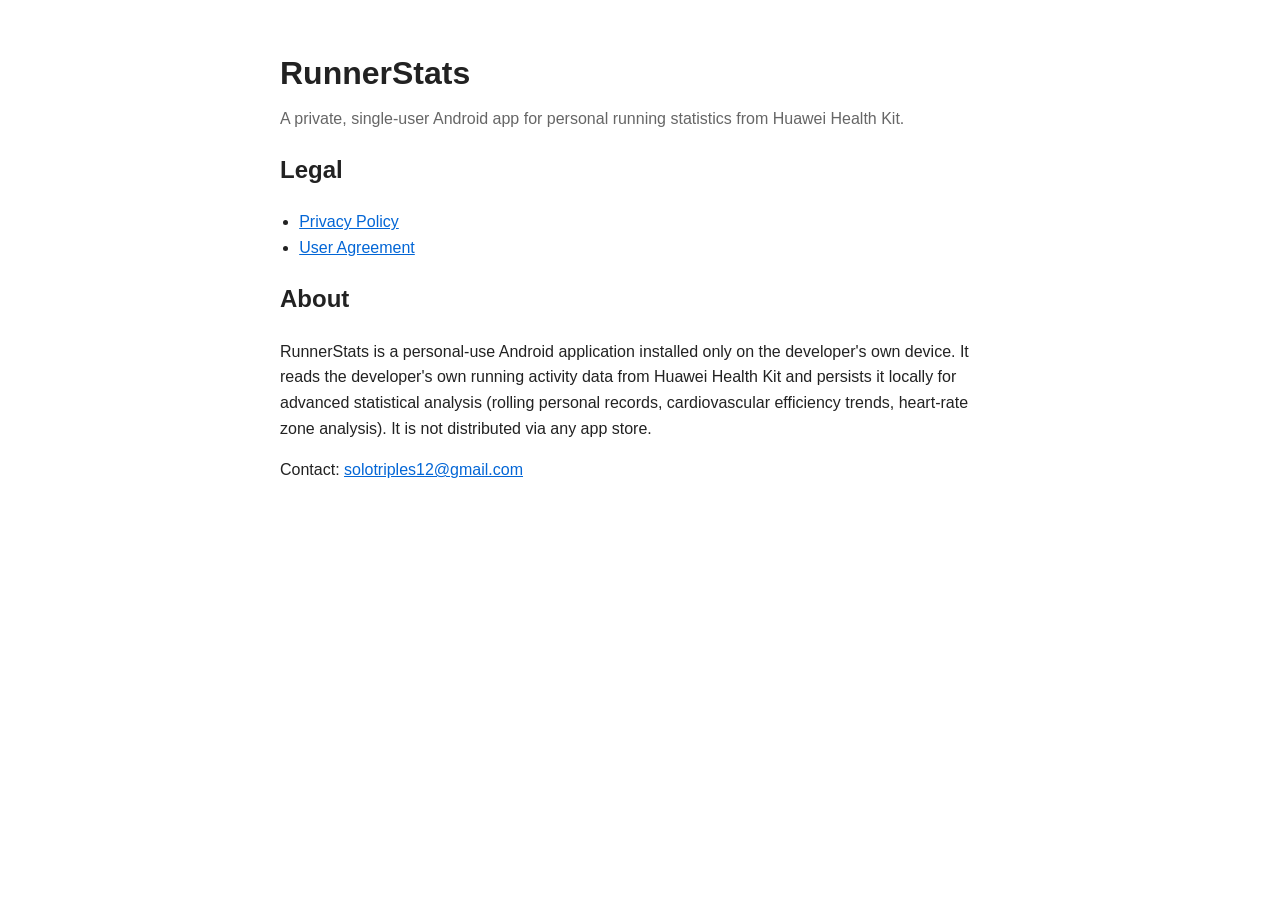
<file: docs/index.html>
<!DOCTYPE html>
<html lang="en">
<head>
    <meta charset="UTF-8">
    <meta name="viewport" content="width=device-width, initial-scale=1.0">
    <title>RunnerStats</title>
    <style>
        body {
            font-family: -apple-system, BlinkMacSystemFont, "Segoe UI", sans-serif;
            max-width: 720px;
            margin: 48px auto;
            padding: 0 24px;
            line-height: 1.6;
            color: #222;
        }
        h1 { font-size: 2em; margin-bottom: 0.2em; }
        .subtitle { color: #666; margin-top: 0; }
        ul { padding-left: 1.2em; }
        a { color: #0366d6; }
    </style>
</head>
<body>
    <h1>RunnerStats</h1>
    <p class="subtitle">A private, single-user Android app for personal running statistics from Huawei Health Kit.</p>

    <h2>Legal</h2>
    <ul>
        <li><a href="privacy.html">Privacy Policy</a></li>
        <li><a href="terms.html">User Agreement</a></li>
    </ul>

    <h2>About</h2>
    <p>RunnerStats is a personal-use Android application installed only on the developer's own device. It reads the developer's own running activity data from Huawei Health Kit and persists it locally for advanced statistical analysis (rolling personal records, cardiovascular efficiency trends, heart-rate zone analysis). It is not distributed via any app store.</p>

    <p>Contact: <a href="mailto:solotriples12@gmail.com">solotriples12@gmail.com</a></p>
</body>
</html>
</file>
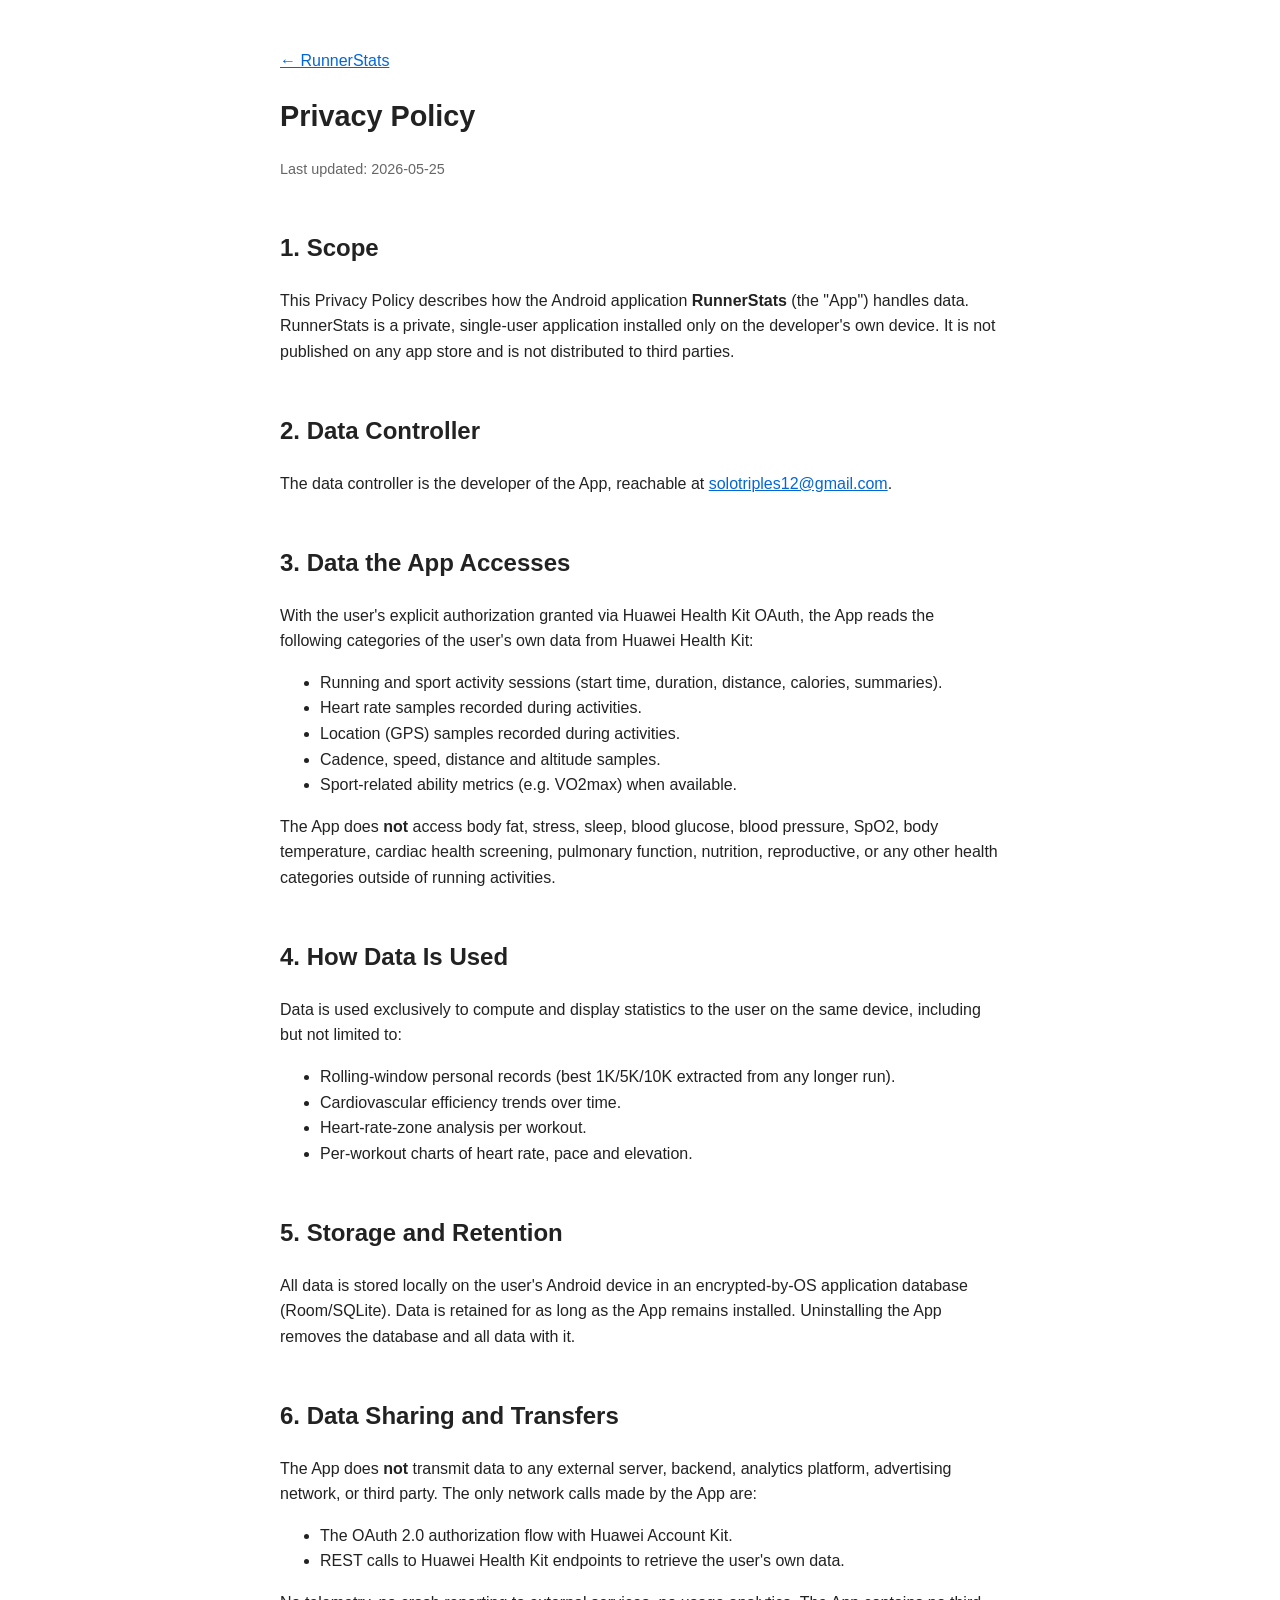
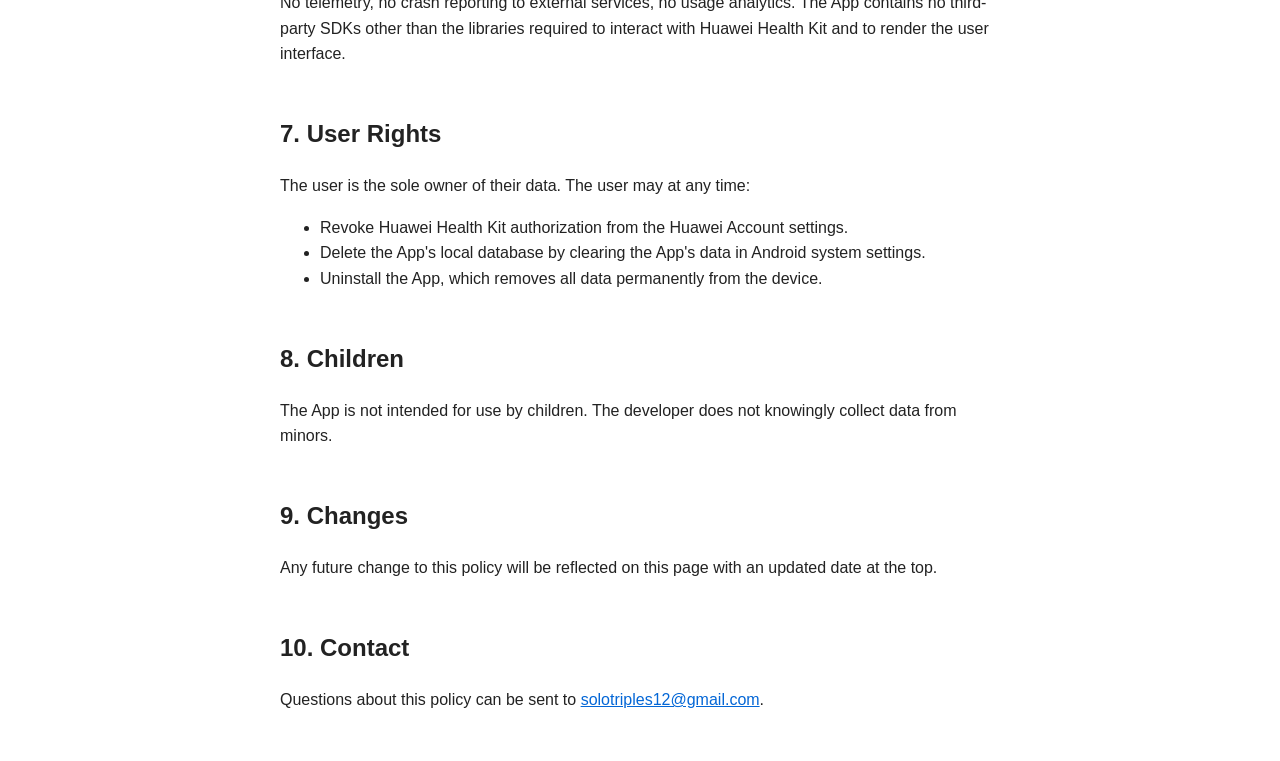
<file: docs/privacy.html>
<!DOCTYPE html>
<html lang="en">
<head>
    <meta charset="UTF-8">
    <meta name="viewport" content="width=device-width, initial-scale=1.0">
    <title>Privacy Policy — RunnerStats</title>
    <style>
        body {
            font-family: -apple-system, BlinkMacSystemFont, "Segoe UI", sans-serif;
            max-width: 720px;
            margin: 48px auto;
            padding: 0 24px;
            line-height: 1.6;
            color: #222;
        }
        h1 { font-size: 1.8em; }
        h2 { margin-top: 2em; }
        a { color: #0366d6; }
        .meta { color: #666; font-size: 0.9em; }
    </style>
</head>
<body>
    <p><a href="index.html">&larr; RunnerStats</a></p>

    <h1>Privacy Policy</h1>
    <p class="meta">Last updated: 2026-05-25</p>

    <h2>1. Scope</h2>
    <p>This Privacy Policy describes how the Android application <strong>RunnerStats</strong> (the "App") handles data. RunnerStats is a private, single-user application installed only on the developer's own device. It is not published on any app store and is not distributed to third parties.</p>

    <h2>2. Data Controller</h2>
    <p>The data controller is the developer of the App, reachable at <a href="mailto:solotriples12@gmail.com">solotriples12@gmail.com</a>.</p>

    <h2>3. Data the App Accesses</h2>
    <p>With the user's explicit authorization granted via Huawei Health Kit OAuth, the App reads the following categories of the user's own data from Huawei Health Kit:</p>
    <ul>
        <li>Running and sport activity sessions (start time, duration, distance, calories, summaries).</li>
        <li>Heart rate samples recorded during activities.</li>
        <li>Location (GPS) samples recorded during activities.</li>
        <li>Cadence, speed, distance and altitude samples.</li>
        <li>Sport-related ability metrics (e.g. VO2max) when available.</li>
    </ul>
    <p>The App does <strong>not</strong> access body fat, stress, sleep, blood glucose, blood pressure, SpO2, body temperature, cardiac health screening, pulmonary function, nutrition, reproductive, or any other health categories outside of running activities.</p>

    <h2>4. How Data Is Used</h2>
    <p>Data is used exclusively to compute and display statistics to the user on the same device, including but not limited to:</p>
    <ul>
        <li>Rolling-window personal records (best 1K/5K/10K extracted from any longer run).</li>
        <li>Cardiovascular efficiency trends over time.</li>
        <li>Heart-rate-zone analysis per workout.</li>
        <li>Per-workout charts of heart rate, pace and elevation.</li>
    </ul>

    <h2>5. Storage and Retention</h2>
    <p>All data is stored locally on the user's Android device in an encrypted-by-OS application database (Room/SQLite). Data is retained for as long as the App remains installed. Uninstalling the App removes the database and all data with it.</p>

    <h2>6. Data Sharing and Transfers</h2>
    <p>The App does <strong>not</strong> transmit data to any external server, backend, analytics platform, advertising network, or third party. The only network calls made by the App are:</p>
    <ul>
        <li>The OAuth 2.0 authorization flow with Huawei Account Kit.</li>
        <li>REST calls to Huawei Health Kit endpoints to retrieve the user's own data.</li>
    </ul>
    <p>No telemetry, no crash reporting to external services, no usage analytics. The App contains no third-party SDKs other than the libraries required to interact with Huawei Health Kit and to render the user interface.</p>

    <h2>7. User Rights</h2>
    <p>The user is the sole owner of their data. The user may at any time:</p>
    <ul>
        <li>Revoke Huawei Health Kit authorization from the Huawei Account settings.</li>
        <li>Delete the App's local database by clearing the App's data in Android system settings.</li>
        <li>Uninstall the App, which removes all data permanently from the device.</li>
    </ul>

    <h2>8. Children</h2>
    <p>The App is not intended for use by children. The developer does not knowingly collect data from minors.</p>

    <h2>9. Changes</h2>
    <p>Any future change to this policy will be reflected on this page with an updated date at the top.</p>

    <h2>10. Contact</h2>
    <p>Questions about this policy can be sent to <a href="mailto:solotriples12@gmail.com">solotriples12@gmail.com</a>.</p>
</body>
</html>
</file>
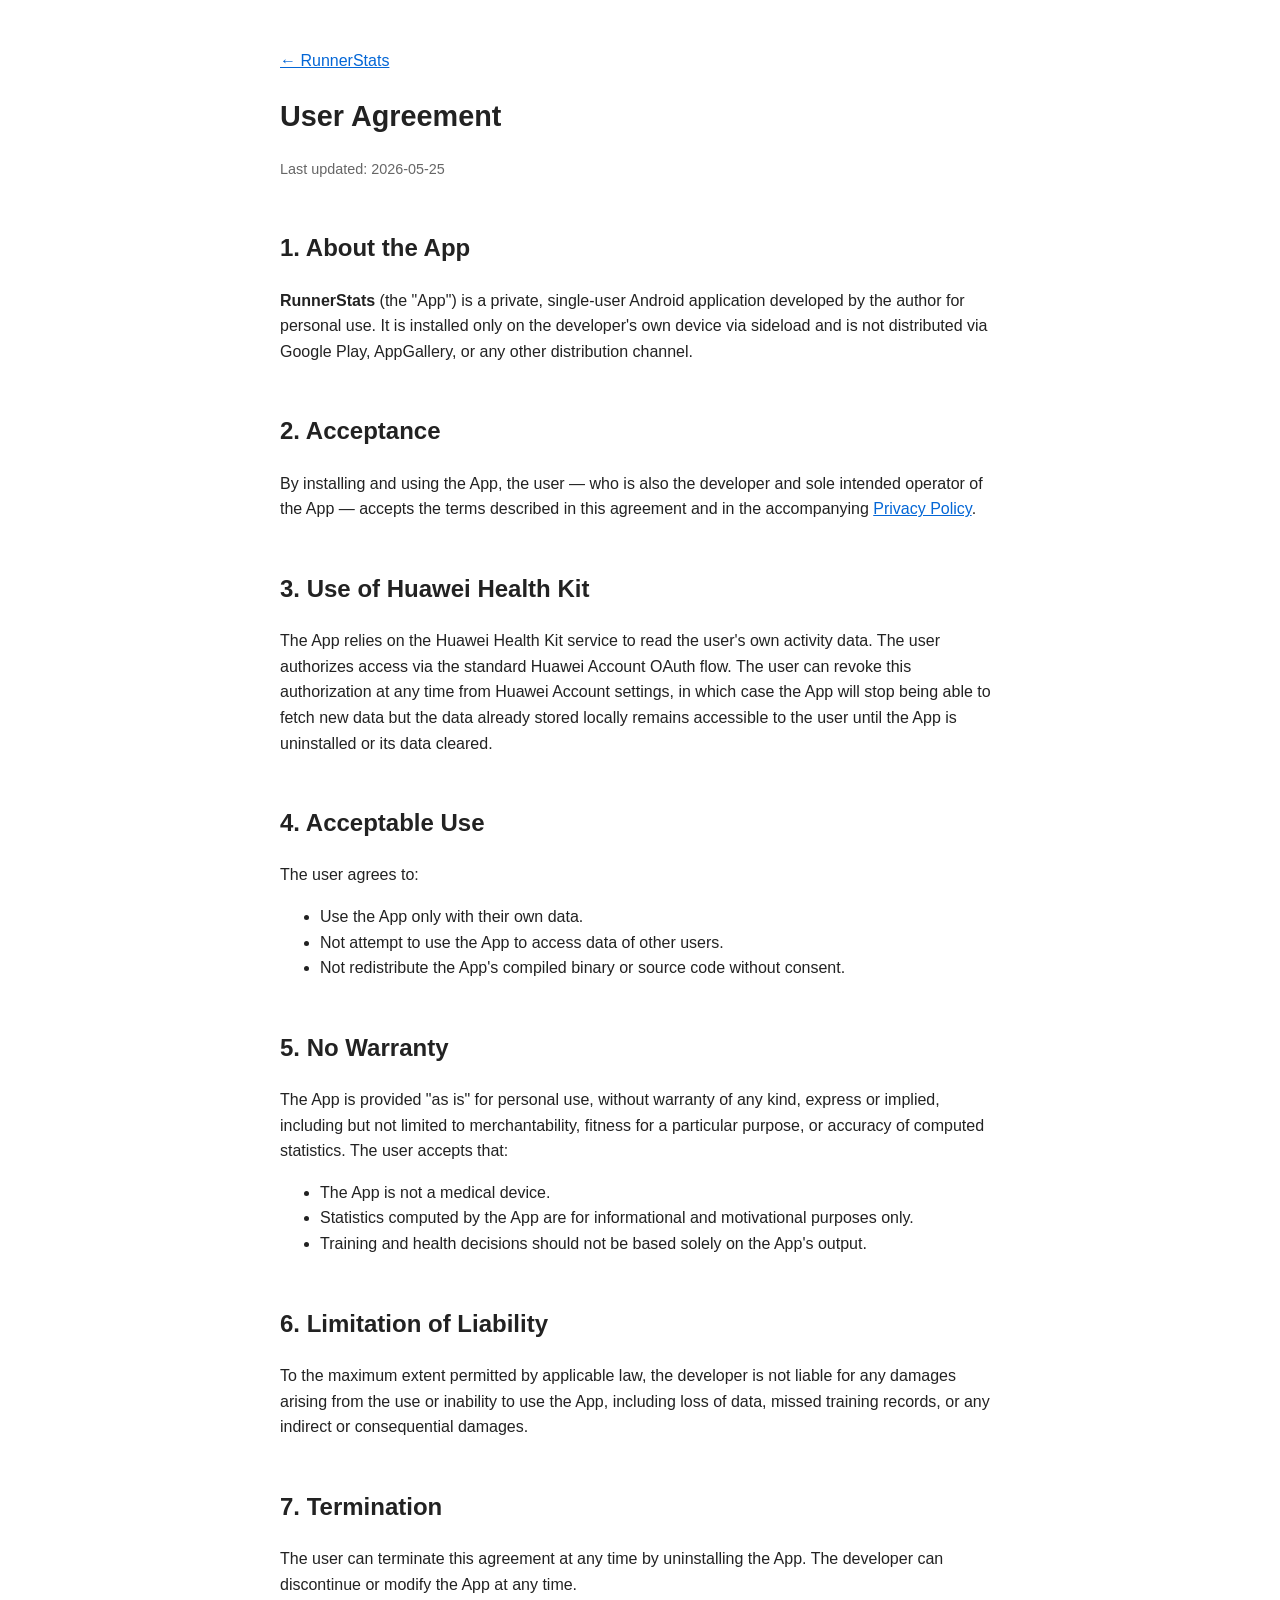
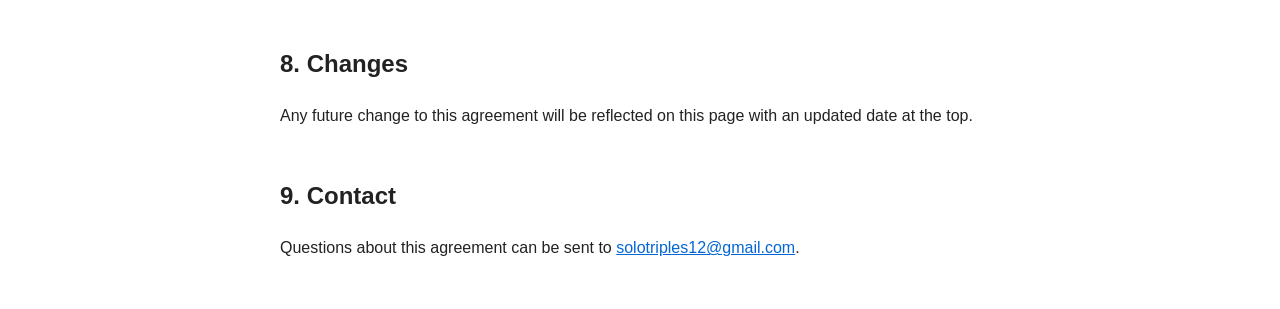
<file: docs/terms.html>
<!DOCTYPE html>
<html lang="en">
<head>
    <meta charset="UTF-8">
    <meta name="viewport" content="width=device-width, initial-scale=1.0">
    <title>User Agreement — RunnerStats</title>
    <style>
        body {
            font-family: -apple-system, BlinkMacSystemFont, "Segoe UI", sans-serif;
            max-width: 720px;
            margin: 48px auto;
            padding: 0 24px;
            line-height: 1.6;
            color: #222;
        }
        h1 { font-size: 1.8em; }
        h2 { margin-top: 2em; }
        a { color: #0366d6; }
        .meta { color: #666; font-size: 0.9em; }
    </style>
</head>
<body>
    <p><a href="index.html">&larr; RunnerStats</a></p>

    <h1>User Agreement</h1>
    <p class="meta">Last updated: 2026-05-25</p>

    <h2>1. About the App</h2>
    <p><strong>RunnerStats</strong> (the "App") is a private, single-user Android application developed by the author for personal use. It is installed only on the developer's own device via sideload and is not distributed via Google Play, AppGallery, or any other distribution channel.</p>

    <h2>2. Acceptance</h2>
    <p>By installing and using the App, the user — who is also the developer and sole intended operator of the App — accepts the terms described in this agreement and in the accompanying <a href="privacy.html">Privacy Policy</a>.</p>

    <h2>3. Use of Huawei Health Kit</h2>
    <p>The App relies on the Huawei Health Kit service to read the user's own activity data. The user authorizes access via the standard Huawei Account OAuth flow. The user can revoke this authorization at any time from Huawei Account settings, in which case the App will stop being able to fetch new data but the data already stored locally remains accessible to the user until the App is uninstalled or its data cleared.</p>

    <h2>4. Acceptable Use</h2>
    <p>The user agrees to:</p>
    <ul>
        <li>Use the App only with their own data.</li>
        <li>Not attempt to use the App to access data of other users.</li>
        <li>Not redistribute the App's compiled binary or source code without consent.</li>
    </ul>

    <h2>5. No Warranty</h2>
    <p>The App is provided "as is" for personal use, without warranty of any kind, express or implied, including but not limited to merchantability, fitness for a particular purpose, or accuracy of computed statistics. The user accepts that:</p>
    <ul>
        <li>The App is not a medical device.</li>
        <li>Statistics computed by the App are for informational and motivational purposes only.</li>
        <li>Training and health decisions should not be based solely on the App's output.</li>
    </ul>

    <h2>6. Limitation of Liability</h2>
    <p>To the maximum extent permitted by applicable law, the developer is not liable for any damages arising from the use or inability to use the App, including loss of data, missed training records, or any indirect or consequential damages.</p>

    <h2>7. Termination</h2>
    <p>The user can terminate this agreement at any time by uninstalling the App. The developer can discontinue or modify the App at any time.</p>

    <h2>8. Changes</h2>
    <p>Any future change to this agreement will be reflected on this page with an updated date at the top.</p>

    <h2>9. Contact</h2>
    <p>Questions about this agreement can be sent to <a href="mailto:solotriples12@gmail.com">solotriples12@gmail.com</a>.</p>
</body>
</html>
</file>
